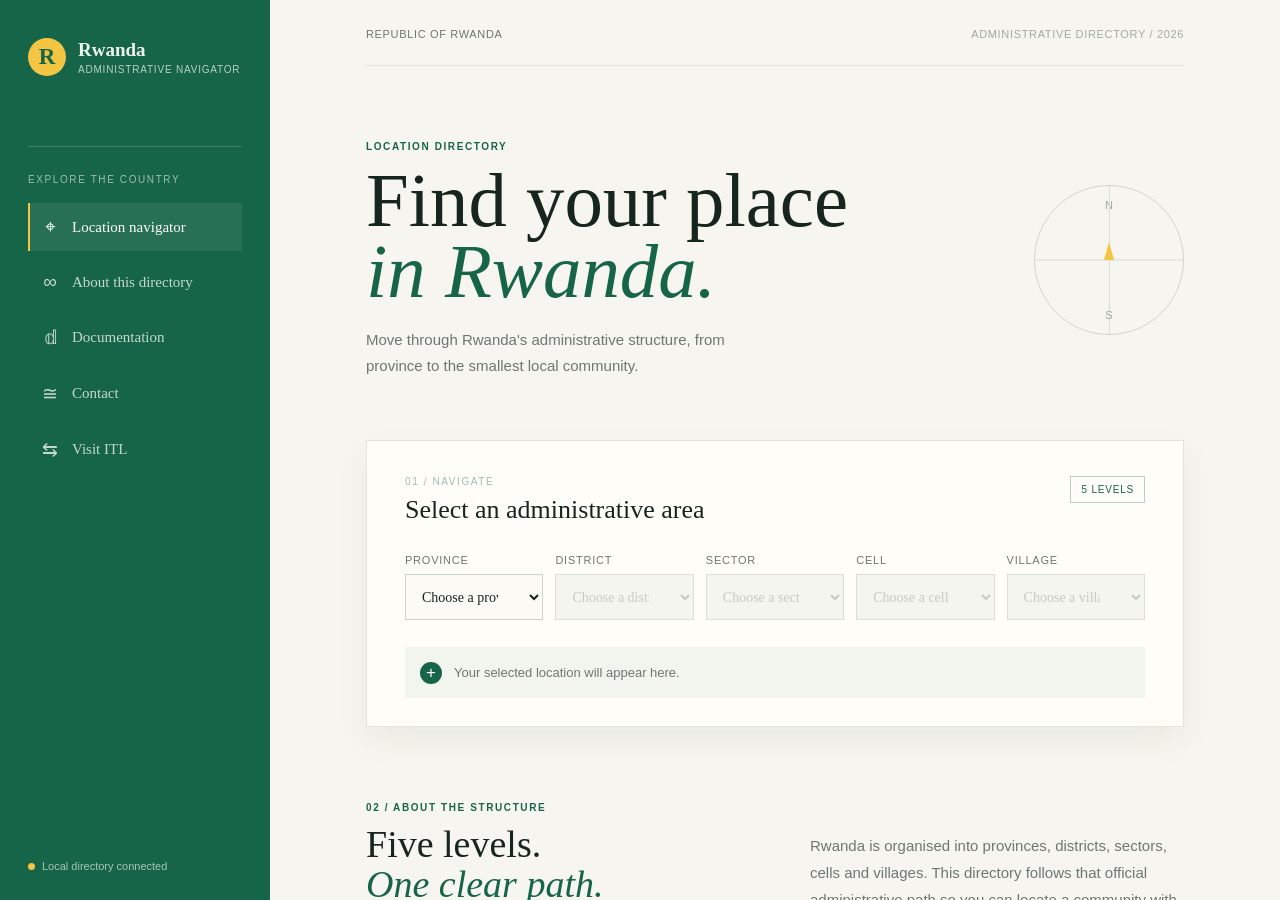
<file: index.html>
<!doctype html>
<html lang="en">
  <head>
    <meta charset="UTF-8" />
    <meta name="viewport" content="width=device-width, initial-scale=1.0" />
    <title>Rwanda Administrative Navigator</title>
    <link rel="stylesheet" href="index.css" />

    <!-- favicon -->
    <link rel="shortcut icon" href="favicon.ico" type="image/x-icon" />
  </head>

  <body>
    <div class="app-shell">
      <aside class="sidebar">
        <a
          class="brand"
          href="index.html"
          aria-label="Rwanda Administrative Navigator home"
        >
          <span class="brand-mark">R</span>
          <span
            ><strong>Rwanda</strong
            ><small>Administrative navigator</small></span
          >
        </a>
        <div class="sidebar-rule"></div>
        <p class="eyebrow">Explore the country</p>
        <nav class="side-nav" aria-label="Main navigation">
          <a
            class="active"
            href="#navigator"
            data-section="navigator"
            aria-current="page"
            ><span class="nav-icon">⌖</span>Location navigator</a
          >
          <a href="#about" data-section="about"
            ><span class="nav-icon">&infin;</span>About this directory</a
          >
          <a href="doc/" class="documentation-link"
            ><span class="nav-icon">&dopf;</span>Documentation</a
          >
          <a href="#contact" data-section="contact"
            ><span class="nav-icon">&cong;</span>Contact</a
          >
          <a href="https://www.ingeri.xyz/" target="_blank" class="documentation-link"
            ><span class="nav-icon">&lrarr;</span>Visit ITL</a
          >
        </nav>
        <div class="sidebar-footer">
          <span class="status-dot"></span>Local directory connected
        </div>
      </aside>

      <main class="content">
        <header class="topbar">
          <span>Republic of Rwanda</span
          ><span class="topbar-date">Administrative directory / 2026</span>
        </header>
        <section class="intro">
          <div>
            <p class="eyebrow accent">LOCATION DIRECTORY</p>
            <h1>Find your place<br /><em>in Rwanda.</em></h1>
            <p class="lede">
              Move through Rwanda's administrative structure, from province to
              the smallest local community.
            </p>
          </div>
          <div class="compass" aria-hidden="true">
            <span>N</span><i></i><b></b><span>S</span>
          </div>
        </section>

        <section
          class="navigator-panel"
          id="navigator"
          aria-labelledby="navigator-title"
        >
          <div class="panel-heading">
            <div>
              <p class="eyebrow">01 / Navigate</p>
              <h2 id="navigator-title">Select an administrative area</h2>
            </div>
            <span class="level-count">5 levels</span>
          </div>
          <div class="selectors">
            <div class="field">
              <label for="province">Province</label
              ><select id="province">
                <option value="">Choose a province</option>
              </select>
            </div>
            <div class="field">
              <label for="district">District</label
              ><select id="district" disabled>
                <option value="">Choose a district</option>
              </select>
            </div>
            <div class="field">
              <label for="sector">Sector</label
              ><select id="sector" disabled>
                <option value="">Choose a sector</option>
              </select>
            </div>
            <div class="field">
              <label for="cell">Cell</label
              ><select id="cell" disabled>
                <option value="">Choose a cell</option>
              </select>
            </div>
            <div class="field">
              <label for="village">Village</label
              ><select id="village" disabled>
                <option value="">Choose a village</option>
              </select>
            </div>
          </div>
          <div class="selection-result" id="selection-result">
            <span class="result-marker">+</span
            ><span id="selection-text"
              >Your selected location will appear here.</span
            >
          </div>
        </section>

        <section class="directory-info" id="about">
          <div>
            <p class="eyebrow accent">02 / About the structure</p>
            <h2>Five levels.<br /><em>One clear path.</em></h2>
          </div>
          <p>
            Rwanda is organised into provinces, districts, sectors, cells and
            villages. This directory follows that official administrative path
            so you can locate a community with precision.
          </p>
        </section>
        <section
          class="contact-section"
          id="contact"
          aria-labelledby="contact-title"
        >
          <div>
            <p class="eyebrow accent">03 / Get in touch</p>
            <h2 id="contact-title">
              Have a question<br /><em>for the directory?</em>
            </h2>
            <p class="contact-copy">
              Send a note to the team maintaining this local resource.
            </p>
          </div>
          <form class="contact-form" id="contact-form">
            <label for="contact-name">Name</label>
            <input
              id="contact-name"
              name="name"
              type="text"
              maxlength="100"
              required
              autocomplete="name"
            />
            <label for="contact-email">Email</label>
            <input
              id="contact-email"
              name="email"
              type="email"
              maxlength="190"
              required
              autocomplete="email"
            />
            <label for="contact-message">Message</label>
            <textarea
              id="contact-message"
              name="message"
              rows="4"
              maxlength="5000"
              required
            ></textarea>
            <button type="submit">
              Send message <span aria-hidden="true">↗</span>
            </button>
            <p
              class="form-status"
              id="form-status"
              role="status"
              aria-live="polite"
            ></p>
          </form>
        </section>
        <footer>
          <span>Built for clear local discovery.</span>
          <span class="social-links">
            <a
              href="https://www.facebook.com/ingeritechltd"
              target="_blank"
              rel="noopener noreferrer"
              >Facebook
            </a>
            <a
              href="https://www.instagram.com/ingeritechltd/"
              target="_blank"
              rel="noopener noreferrer"
              >Instagram
            </a>
            <a
              href="https://x.com/ingeritechltd"
              target="_blank"
              rel="noopener noreferrer"
              >X(Twitter)
            </a>
            <a href="mailto:ingeritresor@gmail.com">Email</a></span
          ><span>Data source: data.json</span>
        </footer>
      </main>
    </div>
    <script src="app.js"></script>
  </body>
</html>
</file>
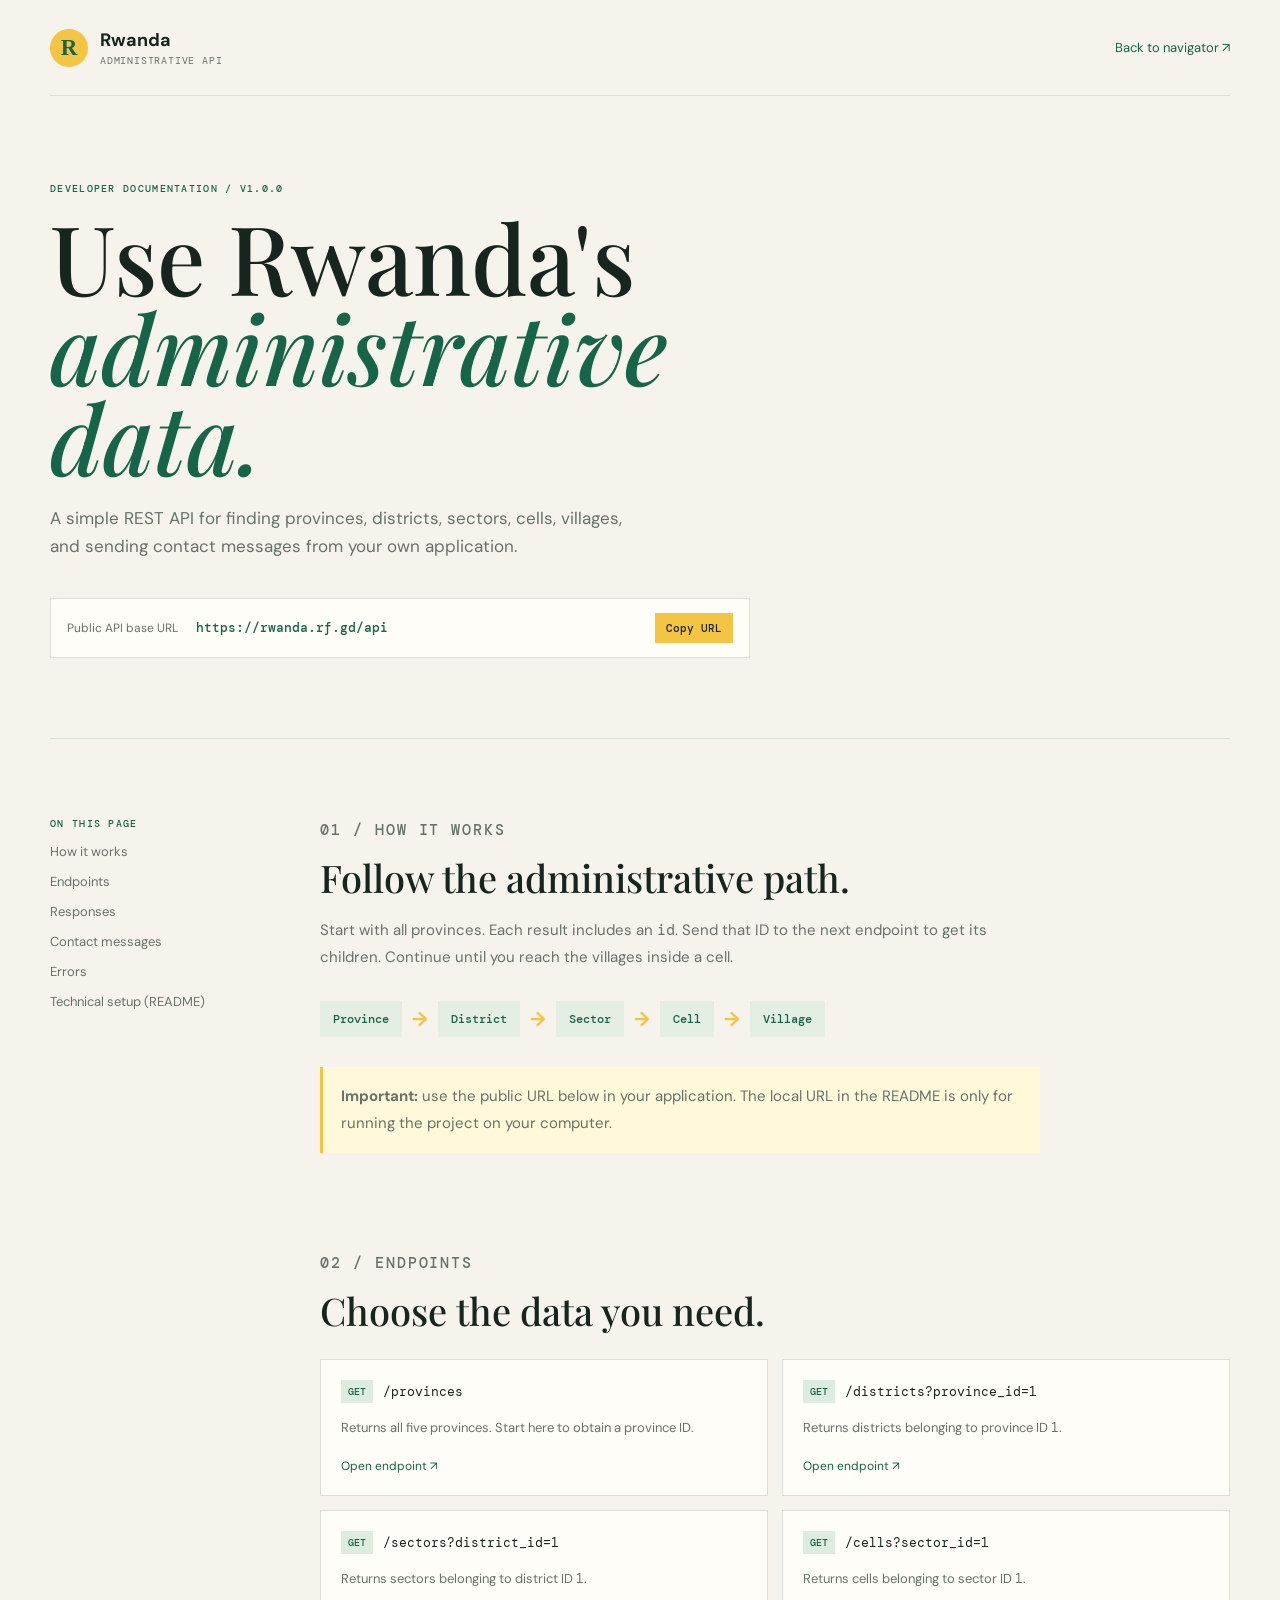
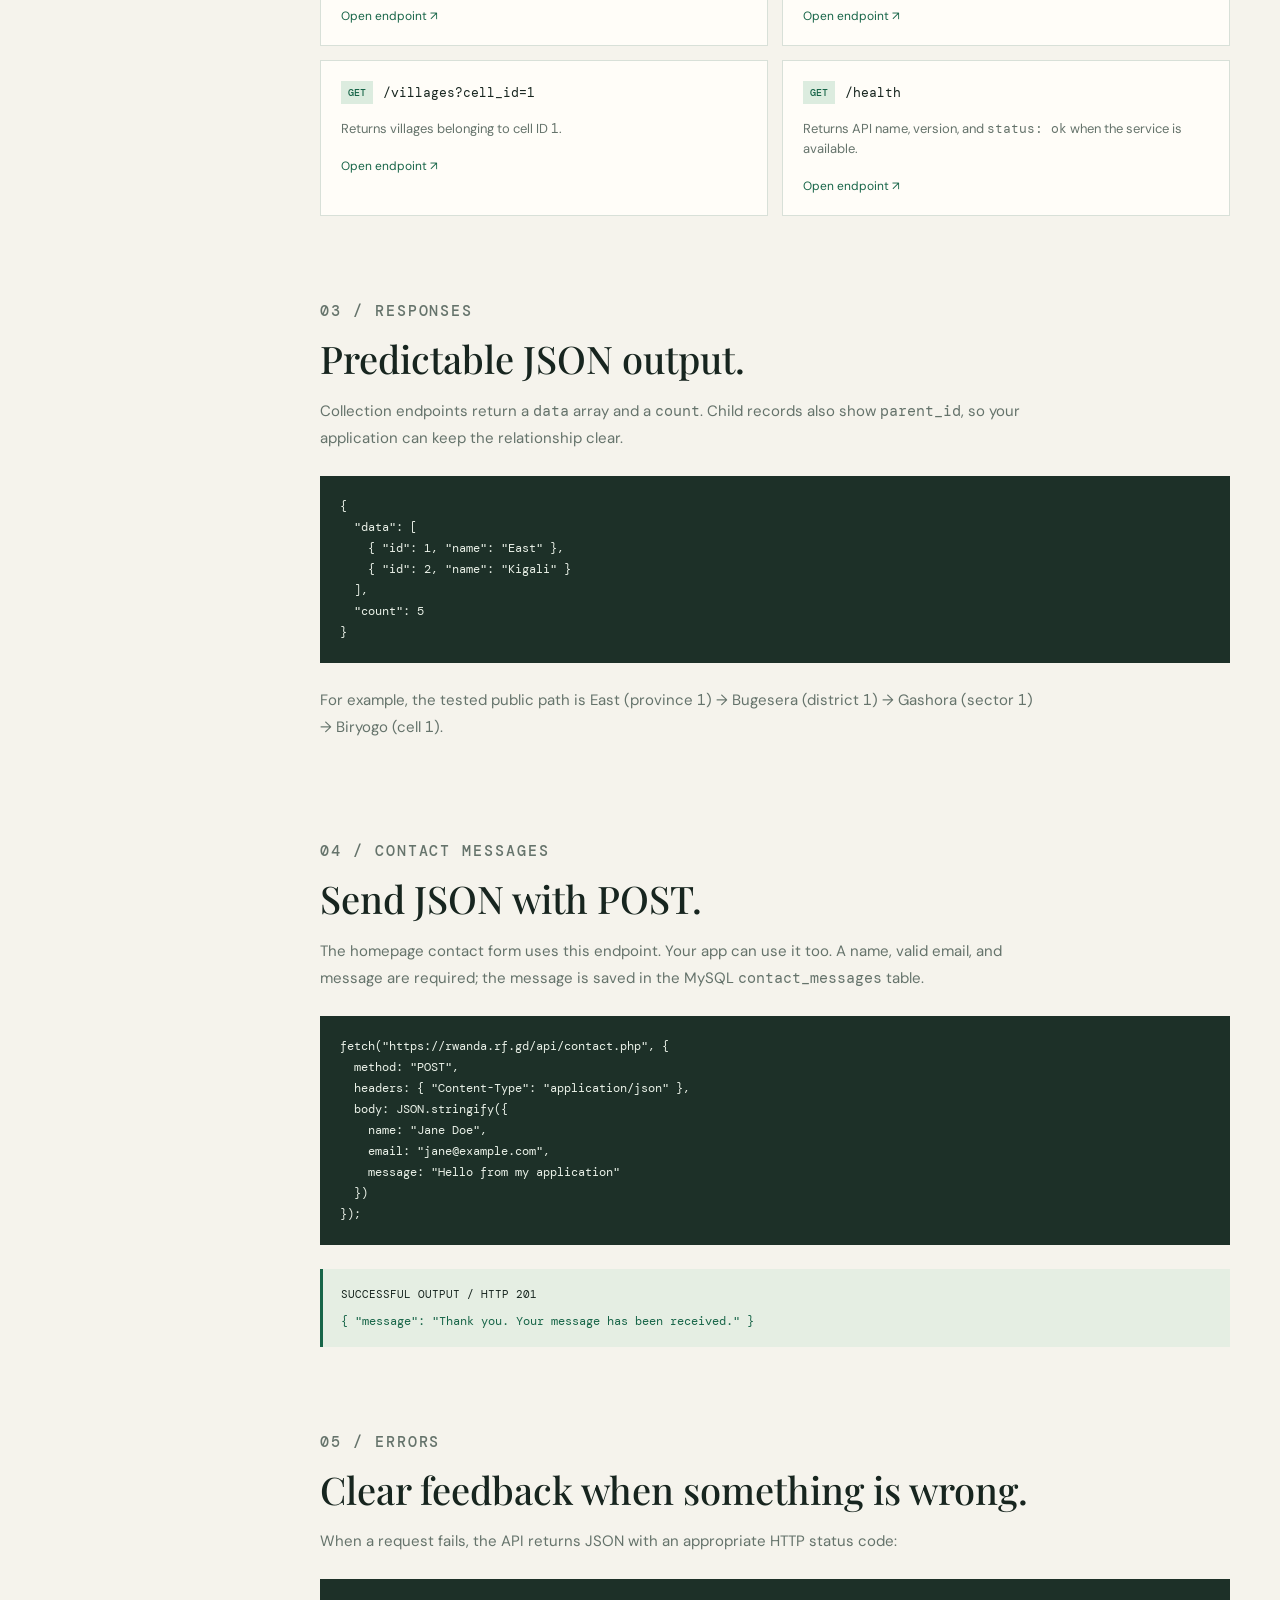
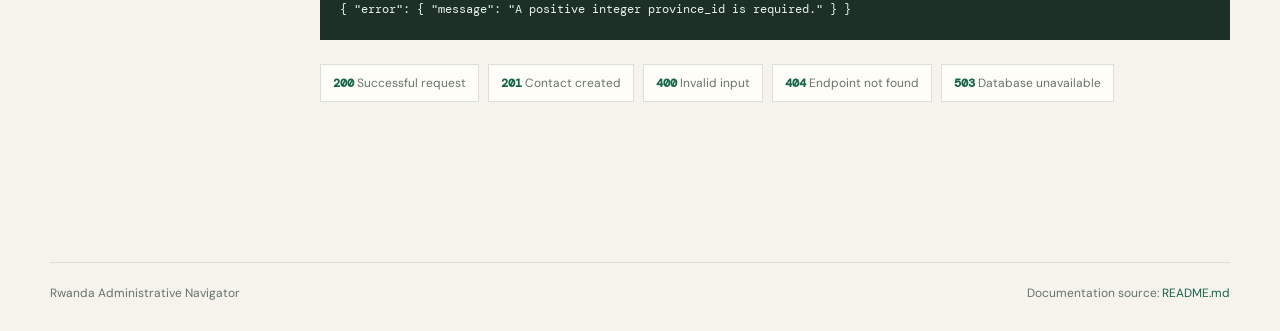
<file: doc/index.html>
<!doctype html>
<html lang="en">
  <head>
    <meta charset="UTF-8" />
    <meta name="viewport" content="width=device-width, initial-scale=1.0" />
    <meta
      name="description"
      content="Developer documentation for the Rwanda Administrative API."
    />
    <title>Rwanda Administrative API | Documentation</title>
    <link rel="stylesheet" href="docs.css" />
  </head>
  <body>
    <header class="site-header">
      <a class="brand" href="../index.html"
        ><span class="brand-mark">R</span
        ><span
          ><strong>Rwanda</strong><small>Administrative API</small></span
        ></a
      >
      <a class="back-link" href="../index.html"
        >Back to navigator <span aria-hidden="true">↗</span></a
      >
    </header>

    <main>
      <section class="hero">
        <p class="eyebrow">Developer documentation / v1.0.0</p>
        <h1>Use Rwanda's<br /><em>administrative data.</em></h1>
        <p class="hero-copy">
          A simple REST API for finding provinces, districts, sectors, cells,
          villages, and sending contact messages from your own application.
        </p>
        <div class="base-url">
          <span>Public API base URL</span><code>https://rwanda.rf.gd/api</code
          ><button type="button" id="copy-url">Copy URL</button>
        </div>
      </section>

      <section class="content-grid">
        <aside class="toc" aria-label="Documentation navigation">
          <p class="eyebrow">On this page</p>
          <a href="#how-it-works">How it works</a>
          <a href="#endpoints">Endpoints</a>
          <a href="#responses">Responses</a>
          <a href="#contact">Contact messages</a>
          <a href="#errors">Errors</a>
          <a href="README.md" target="_blank">Technical setup (README)</a>
        </aside>

        <div class="docs-body">
          <section id="how-it-works" class="doc-section">
            <p class="eyebrow">01 / How it works</p>
            <h2>Follow the administrative path.</h2>
            <p>
              Start with all provinces. Each result includes an <code>id</code>.
              Send that ID to the next endpoint to get its children. Continue
              until you reach the villages inside a cell.
            </p>
            <div class="flow" aria-label="API hierarchy flow">
              <span>Province</span><b>→</b><span>District</span><b>→</b
              ><span>Sector</span><b>→</b><span>Cell</span><b>→</b
              ><span>Village</span>
            </div>
            <p class="note">
              <strong>Important:</strong> use the public URL below in your
              application. The local URL in the README is only for running the
              project on your computer.
            </p>
          </section>

          <section id="endpoints" class="doc-section">
            <p class="eyebrow">02 / Endpoints</p>
            <h2>Choose the data you need.</h2>
            <div class="endpoint-list">
              <article class="endpoint">
                <div class="endpoint-top">
                  <span class="method get">GET</span><code>/provinces</code>
                </div>
                <p>
                  Returns all five provinces. Start here to obtain a province
                  ID.
                </p>
                <a
                  href="https://rwanda.rf.gd/api/provinces"
                  target="_blank"
                  rel="noopener noreferrer"
                  >Open endpoint ↗</a
                >
              </article>
              <article class="endpoint">
                <div class="endpoint-top">
                  <span class="method get">GET</span
                  ><code>/districts?province_id=1</code>
                </div>
                <p>
                  Returns districts belonging to province ID <code>1</code>.
                </p>
                <a
                  href="https://rwanda.rf.gd/api/districts?province_id=1"
                  target="_blank"
                  rel="noopener noreferrer"
                  >Open endpoint ↗</a
                >
              </article>
              <article class="endpoint">
                <div class="endpoint-top">
                  <span class="method get">GET</span
                  ><code>/sectors?district_id=1</code>
                </div>
                <p>Returns sectors belonging to district ID <code>1</code>.</p>
                <a
                  href="https://rwanda.rf.gd/api/sectors?district_id=1"
                  target="_blank"
                  rel="noopener noreferrer"
                  >Open endpoint ↗</a
                >
              </article>
              <article class="endpoint">
                <div class="endpoint-top">
                  <span class="method get">GET</span
                  ><code>/cells?sector_id=1</code>
                </div>
                <p>Returns cells belonging to sector ID <code>1</code>.</p>
                <a
                  href="https://rwanda.rf.gd/api/cells?sector_id=1"
                  target="_blank"
                  rel="noopener noreferrer"
                  >Open endpoint ↗</a
                >
              </article>
              <article class="endpoint">
                <div class="endpoint-top">
                  <span class="method get">GET</span
                  ><code>/villages?cell_id=1</code>
                </div>
                <p>Returns villages belonging to cell ID <code>1</code>.</p>
                <a
                  href="https://rwanda.rf.gd/api/villages?cell_id=1"
                  target="_blank"
                  rel="noopener noreferrer"
                  >Open endpoint ↗</a
                >
              </article>
              <article class="endpoint">
                <div class="endpoint-top">
                  <span class="method get">GET</span><code>/health</code>
                </div>
                <p>
                  Returns API name, version, and <code>status: ok</code> when
                  the service is available.
                </p>
                <a
                  href="https://rwanda.rf.gd/api/health"
                  target="_blank"
                  rel="noopener noreferrer"
                  >Open endpoint ↗</a
                >
              </article>
            </div>
          </section>

          <section id="responses" class="doc-section">
            <p class="eyebrow">03 / Responses</p>
            <h2>Predictable JSON output.</h2>
            <p>
              Collection endpoints return a <code>data</code> array and a
              <code>count</code>. Child records also show
              <code>parent_id</code>, so your application can keep the
              relationship clear.
            </p>
            <pre><code>{
  "data": [
    { "id": 1, "name": "East" },
    { "id": 2, "name": "Kigali" }
  ],
  "count": 5
}</code></pre>
            <p>
              For example, the tested public path is East (province
              <code>1</code>) → Bugesera (district <code>1</code>) → Gashora
              (sector <code>1</code>) → Biryogo (cell <code>1</code>).
            </p>
          </section>

          <section id="contact" class="doc-section">
            <p class="eyebrow">04 / Contact messages</p>
            <h2>Send JSON with POST.</h2>
            <p>
              The homepage contact form uses this endpoint. Your app can use it
              too. A name, valid email, and message are required; the message is
              saved in the MySQL <code>contact_messages</code> table.
            </p>
            <pre><code>fetch("https://rwanda.rf.gd/api/contact.php", {
  method: "POST",
  headers: { "Content-Type": "application/json" },
  body: JSON.stringify({
    name: "Jane Doe",
    email: "jane@example.com",
    message: "Hello from my application"
  })
});</code></pre>
            <div class="success">
              <strong>Successful output / HTTP 201</strong
              ><code
                >{ "message": "Thank you. Your message has been received."
                }</code
              >
            </div>
          </section>

          <section id="errors" class="doc-section">
            <p class="eyebrow">05 / Errors</p>
            <h2>Clear feedback when something is wrong.</h2>
            <p>
              When a request fails, the API returns JSON with an appropriate
              HTTP status code:
            </p>
            <pre><code>{ "error": { "message": "A positive integer province_id is required." } }</code></pre>
            <div class="status-list">
              <span><b>200</b> Successful request</span
              ><span><b>201</b> Contact created</span
              ><span><b>400</b> Invalid input</span
              ><span><b>404</b> Endpoint not found</span
              ><span><b>503</b> Database unavailable</span>
            </div>
          </section>
        </div>
      </section>
    </main>

    <footer>
      <span>Rwanda Administrative Navigator</span
      ><span>Documentation source: <a href="README.md" target="_blank">README.md</a></span>
    </footer>
    <script>
      const copyButton = document.getElementById("copy-url");
      copyButton.addEventListener("click", async () => {
        await navigator.clipboard.writeText("https://rwanda.rf.gd/api");
        copyButton.textContent = "Copied";
        setTimeout(() => {
          copyButton.textContent = "Copy URL";
        }, 1600);
      });
    </script>
  </body>
</html>
</file>
<file: index.css>
:root {
    --ink: #17251f;
    --muted: #6d7772;
    --paper: #f7f5ef;
    --panel: #fffdf8;
    --green: #176548;
    --line: #dfe4dc;
    --yellow: #f4c542;
}

* {
    box-sizing: border-box;
}

html {
    scroll-behavior: smooth;
}

body {
    margin: 0;
    color: var(--ink);
    background: var(--paper);
    font-family: Georgia, 'Times New Roman', serif;
}

.app-shell {
    display: flex;
    height: 100vh;
    width: 100%;
    display: flex;
}

.sidebar {
    width: 270px;
    flex: 0 0 270px;
    height: 100vh;
    padding: 38px 28px 28px;
    display: flex;
    flex-direction: column;
    color: #eef5ed;
    background: var(--green);
}

.brand {
    display: flex;
    gap: 12px;
    align-items: center;
    color: inherit;
    text-decoration: none;
}

.brand-mark {
    width: 38px;
    height: 38px;
    display: grid;
    place-items: center;
    color: var(--green);
    background: var(--yellow);
    border-radius: 50%;
    font-size: 23px;
    font-weight: bold;
}

.brand strong,
.brand small {
    display: block;
}

.brand strong {
    font-size: 19px;
}

.brand small {
    margin-top: 3px;
    color: #b7d3c1;
    font: 10px/1.2 Arial, sans-serif;
    letter-spacing: .08em;
    text-transform: uppercase;
}

.sidebar-rule {
    height: 1px;
    margin: 70px 0 27px;
    background: #ffffff2b;
}

.eyebrow {
    margin: 0;
    color: #9ebdaf;
    font: 10px Arial, sans-serif;
    letter-spacing: .16em;
    text-transform: uppercase;
}

.accent {
    color: var(--green);
    font-weight: bold;
}

.side-nav {
    display: grid;
    gap: 7px;
    margin-top: 18px;
}

.side-nav a {
    display: flex;
    align-items: center;
    gap: 12px;
    padding: 13px 10px;
    color: #c5d9cb;
    text-decoration: none;
    font-size: 15px;
    border-left: 2px solid transparent;
}

.side-nav a.active,
.side-nav a:hover {
    color: white;
    border-color: var(--yellow);
    background: #ffffff12;
}

.nav-icon {
    width: 20px;
    text-align: center;
    font-family: Arial, sans-serif;
    font-size: 19px;
}

.sidebar-footer {
    margin-top: auto;
    color: #a6c6b2;
    font: 11px Arial, sans-serif;
}

.status-dot {
    width: 7px;
    height: 7px;
    display: inline-block;
    margin-right: 7px;
    border-radius: 50%;
    background: var(--yellow);
}

.content {
    height: 100vh;
    overflow-y: auto;
    width: min(100%, 1100px);
    padding: 0 7.5%;
    flex: 1;
}

.topbar {
    display: flex;
    justify-content: space-between;
    padding: 28px 0 25px;
    color: var(--muted);
    border-bottom: 1px solid var(--line);
    font: 11px Arial, sans-serif;
    letter-spacing: .06em;
    text-transform: uppercase;
}

.topbar-date {
    color: #a0aaa3;
}

.intro {
    display: flex;
    justify-content: space-between;
    align-items: center;
    padding: 75px 0 62px;
}

.intro h1 {
    margin: 14px 0 20px;
    font-size: clamp(46px, 6vw, 82px);
    line-height: .92;
    font-weight: normal;
    letter-spacing: 0;
}

.intro h1 em,
.directory-info h2 em {
    color: var(--green);
    font-style: italic;
}

.lede {
    max-width: 390px;
    margin: 0;
    color: var(--muted);
    font: 15px/1.7 Arial, sans-serif;
}

.compass {
    width: 150px;
    height: 150px;
    position: relative;
    display: grid;
    place-items: center;
    color: #9da9a0;
    border: 1px solid #cdd7ce;
    border-radius: 50%;
    font: 11px Arial, sans-serif;
}

.compass i,
.compass b {
    position: absolute;
    width: 1px;
    height: 100%;
    background: #d8ded7;
}

.compass b {
    transform: rotate(90deg);
}

.compass span:first-child {
    position: absolute;
    top: 13px;
}

.compass span:last-child {
    position: absolute;
    bottom: 13px;
}

.compass:after {
    content: '';
    width: 0;
    height: 0;
    position: absolute;
    border-left: 5px solid transparent;
    border-right: 5px solid transparent;
    border-bottom: 18px solid var(--yellow);
    transform: translateY(-9px);
}

.navigator-panel {
    padding: 35px 38px 28px;
    background: var(--panel);
    border: 1px solid var(--line);
    box-shadow: 0 13px 30px #1b463010;
}

.panel-heading {
    display: flex;
    justify-content: space-between;
    align-items: flex-start;
    margin-bottom: 29px;
}

.panel-heading h2 {
    margin: 8px 0 0;
    font-size: 26px;
    font-weight: normal;
}

.level-count {
    padding: 7px 10px;
    color: var(--green);
    border: 1px solid #b8d0c0;
    font: 10px Arial, sans-serif;
    letter-spacing: .08em;
    text-transform: uppercase;
}

.selectors {
    display: grid;
    grid-template-columns: repeat(5, 1fr);
    gap: 12px;
}

.field label {
    display: block;
    margin-bottom: 8px;
    color: var(--muted);
    font: 11px Arial, sans-serif;
    text-transform: uppercase;
    letter-spacing: .07em;
}

.field select {
    width: 100%;
    min-height: 46px;
    padding: 0 28px 0 12px;
    color: var(--ink);
    background: #fbfaf5;
    border: 1px solid #cbd4ca;
    border-radius: 0;
    font: 14px Georgia, serif;
    cursor: pointer;
}

.field select:focus {
    outline: 2px solid #f4c54280;
    outline-offset: 2px;
    border-color: var(--green);
}

.field select:disabled {
    color: #aeb6af;
    background: #f1f2ed;
    cursor: not-allowed;
}

.selection-result {
    min-height: 51px;
    display: flex;
    align-items: center;
    gap: 12px;
    margin-top: 27px;
    padding: 0 15px;
    color: var(--muted);
    background: #f1f5ee;
    font: 13px Arial, sans-serif;
}

.result-marker {
    display: grid;
    place-items: center;
    width: 22px;
    height: 22px;
    color: white;
    background: var(--green);
    border-radius: 50%;
    font-size: 17px;
}

.directory-info {
    display: grid;
    grid-template-columns: 1fr 1fr;
    gap: 70px;
    padding: 75px 0 80px;
    align-items: start;
}

.directory-info h2,
.contact-section h2 {
    margin: 12px 0 0;
    font-size: 38px;
    line-height: 1.05;
    font-weight: normal;
}

.directory-info>p {
    margin: 30px 0 0;
    color: var(--muted);
    font: 15px/1.8 Arial, sans-serif;
}

.contact-section {
    display: grid;
    grid-template-columns: 1fr 1fr;
    gap: 70px;
    padding: 70px 38px;
    background: #e8efe5;
}

.contact-copy {
    margin: 25px 0 0;
    color: var(--muted);
    font: 14px/1.7 Arial, sans-serif;
}

.contact-form {
    display: grid;
    grid-template-columns: 1fr 1fr;
    gap: 9px 14px;
    align-content: start;
}

.contact-form label {
    color: var(--muted);
    font: 10px Arial, sans-serif;
    letter-spacing: .08em;
    text-transform: uppercase;
}

.contact-form input,
.contact-form textarea {
    width: 100%;
    padding: 11px 12px;
    color: var(--ink);
    background: var(--panel);
    border: 1px solid #cbd4ca;
    border-radius: 0;
    font: 14px Georgia, serif;
}

.contact-form label:nth-of-type(3),
.contact-form textarea,
.contact-form button,
.form-status {
    grid-column: 1 / -1;
}

.contact-form textarea {
    resize: vertical;
}

.contact-form input:focus,
.contact-form textarea:focus {
    outline: 2px solid #f4c54280;
    outline-offset: 2px;
    border-color: var(--green);
}

.contact-form button {
    justify-self: start;
    padding: 12px 18px;
    color: white;
    background: var(--green);
    border: 0;
    font: 11px Arial, sans-serif;
    letter-spacing: .08em;
    text-transform: uppercase;
    cursor: pointer;
}

.contact-form button:disabled {
    opacity: .6;
    cursor: wait;
}

.form-status {
    min-height: 16px;
    margin: 0;
    color: var(--green);
    font: 12px Arial, sans-serif;
}

.social-links {
    display: inline-flex;
    gap: 15px;
}

.social-links a {
    color: inherit;
    text-decoration: none;
}

.social-links a:hover {
    color: var(--green);
}

footer {
    display: flex;
    justify-content: space-between;
    padding: 18px 0 24px;
    color: #9ca69f;
    border-top: 1px solid var(--line);
    font: 11px Arial, sans-serif;
}

@media (max-width: 850px) {
    .sidebar {
        width: 220px;
        flex-basis: 220px;
    }

    .content {
        padding: 0 5%;
    }

    .selectors {
        grid-template-columns: repeat(2, 1fr);
    }

    .field:last-child {
        grid-column: 1 / -1;
    }

    .intro {
        padding: 55px 0;
    }
}

@media (max-width: 600px) {
    .app-shell {
        display: block;
    }

    .sidebar {
        width: 100%;
        height: auto;
        min-height: 0;
        padding: 20px;
    }

    .sidebar-rule,
    .sidebar-footer {
        display: none;
    }

    .side-nav {
        display: flex;
        margin-top: 22px;
        overflow-x: auto;
    }

    .side-nav a {
        white-space: nowrap;
    }

    .content {
        padding: 0 20px;
    }

    .topbar-date {
        display: none;
    }

    .intro {
        padding: 45px 0 38px;
    }

    .intro h1 {
        font-size: 55px;
    }

    .compass {
        width: 92px;
        height: 92px;
    }

    .compass span:first-child {
        top: 7px;
    }

    .compass span:last-child {
        bottom: 7px;
    }

    .navigator-panel {
        padding: 25px 18px 20px;
    }

    .panel-heading h2 {
        font-size: 22px;
    }

    .selectors {
        grid-template-columns: 1fr;
    }

    .field:last-child {
        grid-column: auto;
    }

    .directory-info,
    .contact-section {
        display: block;
        padding: 55px 0;
    }

    .directory-info>p,
    .contact-copy {
        margin-top: 25px;
    }

    .contact-form {
        margin-top: 35px;
    }

    .contact-section h2 {
        font-size: 32px;
    }

    footer {
        display: block;
        line-height: 2;
    }

    .social-links {
        display: flex;
        flex-wrap: wrap;
        gap: 0 15px;
    }
}
</file>
<file: doc/docs.css>
@import url('https://fonts.googleapis.com/css2?family=DM+Mono:wght@400;500&family=DM+Sans:wght@400;500;700&family=Playfair+Display:ital,wght@0,500;1,500&display=swap');

:root {
    --ink: #17251f;
    --muted: #65736b;
    --paper: #f5f3ec;
    --green: #176548;
    --yellow: #f4c542;
    --line: #d8e0d8;
    --panel: #fffdf8;
}

* {
    box-sizing: border-box;
}

html {
    scroll-behavior: smooth;
}

body {
    margin: 0;
    color: var(--ink);
    background: var(--paper);
    font-family: 'DM Sans', sans-serif;
}

.site-header,
main,
footer {
    width: min(1180px, calc(100% - 48px));
    margin: auto;
}

.site-header {
    display: flex;
    justify-content: space-between;
    align-items: center;
    padding: 28px 0;
    border-bottom: 1px solid var(--line);
}

.brand {
    display: flex;
    gap: 12px;
    align-items: center;
    color: inherit;
    text-decoration: none;
}

.brand-mark {
    display: grid;
    place-items: center;
    width: 38px;
    height: 38px;
    color: var(--green);
    background: var(--yellow);
    border-radius: 50%;
    font: 700 23px Georgia, serif;
}

.brand strong,
.brand small {
    display: block;
}

.brand strong {
    font: 700 18px 'DM Sans', sans-serif;
}

.brand small {
    margin-top: 2px;
    color: var(--muted);
    font: 10px 'DM Mono', monospace;
    letter-spacing: .08em;
    text-transform: uppercase;
}

.back-link,
.endpoint a,
footer a {
    color: var(--green);
    text-decoration: none;
}

.back-link {
    font-size: 13px;
}

.eyebrow {
    margin: 0;
    color: var(--green);
    font: 500 10px 'DM Mono', monospace;
    letter-spacing: .13em;
    text-transform: uppercase;
}

.hero {
    padding: 86px 0 80px;
    border-bottom: 1px solid var(--line);
}

.hero h1 {
    max-width: 720px;
    margin: 16px 0 22px;
    font: 500 clamp(52px, 8vw, 96px)/.94 'Playfair Display', Georgia, serif;
    letter-spacing: 0;
}

.hero h1 em,
h2 em {
    color: var(--green);
}

.hero-copy {
    max-width: 590px;
    color: var(--muted);
    font-size: 17px;
    line-height: 1.65;
}

.base-url {
    display: flex;
    align-items: center;
    gap: 18px;
    max-width: 700px;
    margin-top: 38px;
    padding: 14px 16px;
    background: var(--panel);
    border: 1px solid var(--line);
}

.base-url span {
    color: var(--muted);
    font-size: 12px;
}

.base-url code {
    flex: 1;
    color: var(--green);
    font: 500 13px 'DM Mono', monospace;
}

.base-url button {
    padding: 8px 11px;
    color: var(--ink);
    background: var(--yellow);
    border: 0;
    font: 500 11px 'DM Mono', monospace;
    cursor: pointer;
}

.content-grid {
    display: grid;
    grid-template-columns: 190px 1fr;
    gap: 80px;
    padding: 78px 0;
}

.toc {
    position: sticky;
    top: 24px;
    align-self: start;
    display: grid;
    gap: 13px;
}

.toc a {
    color: var(--muted);
    font-size: 13px;
    text-decoration: none;
}

.toc a:hover {
    color: var(--green);
}

.doc-section {
    padding: 0 0 82px;
    scroll-margin-top: 30px;
}

.doc-section h2 {
    margin: 13px 0 18px;
    font: 500 38px/1.1 'Playfair Display', Georgia, serif;
}

.doc-section p {
    max-width: 720px;
    color: var(--muted);
    font-size: 15px;
    line-height: 1.8;
}

.doc-section code,
pre {
    font-family: 'DM Mono', monospace;
}

.flow {
    display: flex;
    flex-wrap: wrap;
    align-items: center;
    gap: 10px;
    margin: 30px 0;
}

.flow span {
    padding: 10px 13px;
    color: var(--green);
    background: #e5eee3;
    font: 500 12px 'DM Mono', monospace;
}

.flow b {
    color: var(--yellow);
    font-size: 20px;
}

.note {
    padding: 16px 18px;
    background: #fff8d9;
    border-left: 3px solid var(--yellow);
}

.endpoint-list {
    display: grid;
    grid-template-columns: repeat(2, 1fr);
    gap: 14px;
    margin-top: 28px;
}

.endpoint {
    padding: 20px;
    background: var(--panel);
    border: 1px solid var(--line);
}

.endpoint-top {
    display: flex;
    align-items: center;
    gap: 10px;
}

.method {
    padding: 5px 7px;
    font: 500 10px 'DM Mono', monospace;
}

.get {
    color: var(--green);
    background: #dcecdf;
}

.endpoint-top code {
    font-size: 13px;
}

.endpoint p {
    margin: 15px 0;
    font-size: 13px;
    line-height: 1.55;
}

.endpoint a {
    font-size: 12px;
}

.doc-section pre {
    overflow-x: auto;
    margin: 24px 0;
    padding: 20px;
    color: #eaf1e8;
    background: #1d3028;
    font-size: 12px;
    line-height: 1.75;
}

.success {
    display: grid;
    gap: 12px;
    padding: 18px;
    background: #e5eee3;
    border-left: 3px solid var(--green);
}

.success strong {
    font: 11px 'DM Mono', monospace;
    text-transform: uppercase;
}

.success code {
    color: var(--green);
    font-size: 12px;
}

.status-list {
    display: flex;
    flex-wrap: wrap;
    gap: 9px;
}

.status-list span {
    padding: 10px 12px;
    color: var(--muted);
    background: var(--panel);
    border: 1px solid var(--line);
    font-size: 12px;
}

.status-list b {
    color: var(--green);
    font-family: 'DM Mono', monospace;
}

footer {
    display: flex;
    justify-content: space-between;
    padding: 22px 0 30px;
    color: var(--muted);
    border-top: 1px solid var(--line);
    font-size: 12px;
}

@media (max-width: 720px) {

    .site-header,
    main,
    footer {
        width: min(100% - 32px, 580px);
    }

    .site-header {
        padding: 20px 0;
    }

    .back-link {
        font-size: 11px;
    }

    .hero {
        padding: 60px 0 55px;
    }

    .base-url {
        display: block;
    }

    .base-url code {
        display: block;
        margin: 10px 0;
        font-size: 11px;
        overflow-wrap: anywhere;
    }

    .content-grid {
        display: block;
        padding: 55px 0;
    }

    .toc {
        position: static;
        display: flex;
        flex-wrap: wrap;
        gap: 10px 18px;
        margin-bottom: 58px;
    }

    .toc .eyebrow {
        width: 100%;
    }

    .endpoint-list {
        grid-template-columns: 1fr;
    }

    .doc-section h2 {
        font-size: 32px;
    }

    footer {
        display: block;
        line-height: 2;
    }
}

@media (max-width: 420px) {
    .hero h1 {
        font-size: 44px;
    }

    .doc-section pre {
        white-space: pre-wrap;
        overflow-wrap: anywhere;
    }
}
</file>
